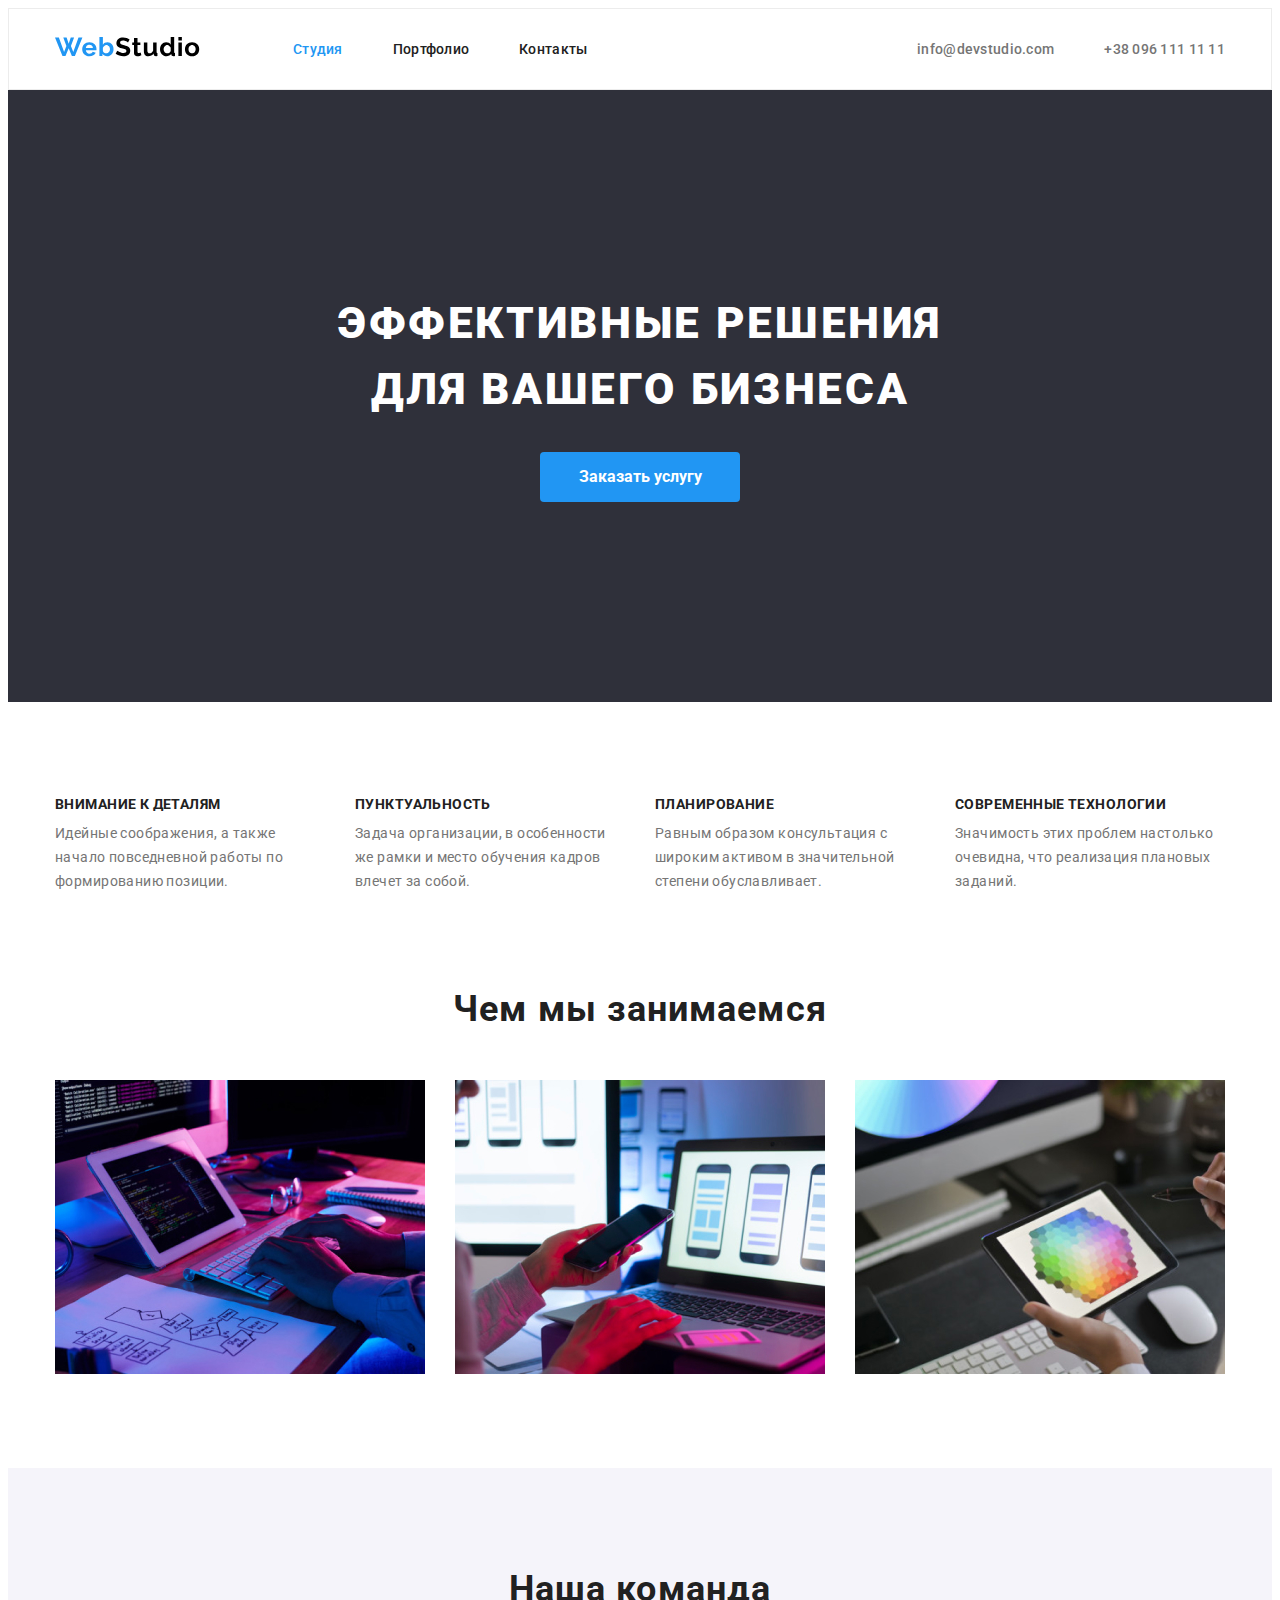
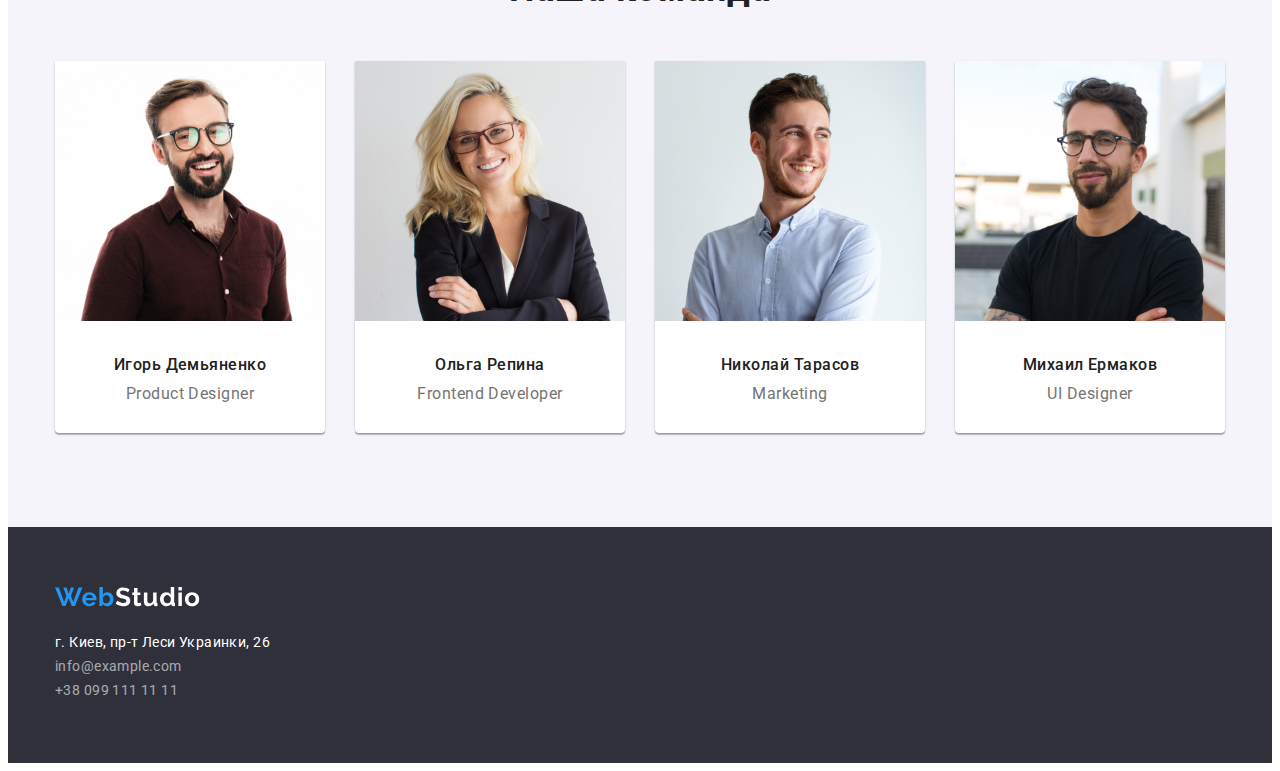
<file: index.html>
<!DOCTYPE html>
<html lang="ru">
  <head>
    <meta charset="UTF-8" />
    <meta name="viewport" content="width=device-width, initial-scale=1.0" />
    <title>Веб-Студия</title>
    <link
      rel="stylesheet"
      href="https://cdnjs.cloudflare.com/ajax/libs/modern-normalize/1.0.0/modern-normalize.min.css"
      integrity="sha512-ISS7cAi1PEhQ8jnbJpJZMd29NlhNj4AWYyLOSp2CE/CsHxTCu+r+t0D2yoJudVrd0/8fTVPUVDzY5Tvli75u/g=="
      crossorigin="anonymous"
    />
    <link rel="preconnect" href="https://fonts.gstatic.com" />
    <link
      href="https://fonts.googleapis.com/css2?family=Roboto:wght@400;500;700;900&display=swap"
      rel="stylesheet"
    />
    <link rel="stylesheet" href="./css/style.css" />
  </head>

  <body>
    <!-- Шапка сайта -->
    <header class="header">
      <div class="container-menu">
        <nav class="menu">
          <a href="#" aria-label="логотип">
            <img src="./images/logo.svg" alt="web-studio Логотип" />
          </a>
          <ul class="menu-list">
            <li class="menu-list-item">
              <a class="menu-link-studio" href="./index.html">Студия</a>
            </li>
            <li class="menu-list-item">
              <a class="menu-link" href="./portfolio.html">Портфолио</a>
            </li>
            <li class="menu-list-item">
              <a class="menu-link" href="#">Контакты</a>
            </li>
          </ul>
          <address class="address-list">
            <a class="address-link" href="mailto:info@devstudio.com"
              >info@devstudio.com</a
            >
            <a class="address-link" href="tel:+380961111111"
              >+38 096 111 11 11</a
            >
          </address>
        </nav>
      </div>
    </header>
    <!-- /Шапка сайта -->
    <main>
      <!-- TOP -->
      <section class="top">
        <div class="container-top">
          <h1 class="top-title">Эффективные решения для вашего бизнеса</h1>
          <div class="order-button">
            <a class="order" href="#">Заказать услугу</a>
          </div>
        </div>
      </section>
      <!-- /TOP -->
      <!-- О нас -->
      <section class="feature">
        <div class="container-feature">
          <ul class="feature-list">
            <li class="feature-list-item">
              <h3 class="feature-title">Внимание к деталям</h3>
              <p class="feature-text">
                Идейные соображения, а также начало повседневной работы по
                формированию позиции.
              </p>
            </li>
            <li class="feature-list-item">
              <h3 class="feature-title">Пунктуальность</h3>
              <p class="feature-text">
                Задача организации, в особенности же рамки и место обучения
                кадров влечет за собой.
              </p>
            </li>
            <li class="feature-list-item">
              <h3 class="feature-title">Планирование</h3>
              <p class="feature-text">
                Равным образом консультация с широким активом в значительной
                степени обуславливает.
              </p>
            </li>
            <li class="feature-list-item">
              <h3 class="feature-title">Современные технологии</h3>
              <p class="feature-text">
                Значимость этих проблем настолько очевидна, что реализация
                плановых заданий.
              </p>
            </li>
          </ul>
        </div>
      </section>
      <!-- /О нас -->
      <!-- Наши спецификации -->
      <section class="orientation">
        <div class="container-orientation">
          <h2 class="orientation-title">Чем мы занимаемся</h2>
          <ul class="orientation-list">
            <li class="orientation-list-item">
              <img
                src="./images/specific1.jpg"
                width="370"
                height="294"
                alt="Верстка сайтов"
              />
            </li>
            <li class="orientation-list-item">
              <img
                src="./images/specific2.jpg"
                width="370"
                height="294"
                alt="Мобильные приложения"
              />
            </li>
            <li class="orientation-list-item">
              <img
                src="./images/specific3.jpg"
                width="370"
                height="294"
                alt="Дизайн"
              />
            </li>
          </ul>
        </div>
      </section>
      <!-- Наши спецификаци -->
      <!-- Наша команда -->
      <section class="team">
        <div class="container-team">
          <h2 class="team-title">Наша команда</h2>
          <ul class="team-list">
            <li class="team-item">
              <img
                class="team-images"
                src="./images/igor.jpg"
                width="270"
                height="260"
                alt="Игорь Демьяненко-Product Designer"
              />
              <h3 class="person-title">Игорь Демьяненко</h3>
              <p class="person-text">Product Designer</p>
            </li>
            <li class="team-item">
              <img
                class="team-images"
                src="./images/olga.jpg"
                width="270"
                height="260"
                alt="Ольга Репина-Frontend Developer"
              />
              <h3 class="person-title">Ольга Репина</h3>
              <p class="person-text">Frontend Developer</p>
            </li>
            <li class="team-item">
              <img
                class="team-images"
                src="./images/nikolay.jpg"
                width="270"
                height="260"
                alt="Николай Тарасов-Marketing"
              />
              <h3 class="person-title">Николай Тарасов</h3>
              <p class="person-text">Marketing</p>
            </li>
            <li class="team-item">
              <img
                class="team-images"
                src="./images/mikhail.jpg"
                width="270"
                height="260"
                alt="Михаил Ермаков-UI Designer"
              />
              <h3 class="person-title">Михаил Ермаков</h3>
              <p class="person-text">UI Designer</p>
            </li>
          </ul>
        </div>
      </section>
    </main>
    <!-- /Наша команда -->
    <!-- Контакты -->
    <footer class="footer">
      <div class="container-footer">
        <img class="footer-logo" src="./images/logo-footer.svg" alt="Логотип" />
        <ul class="footer-list">
          <li>
            <address>
              <a class="address-location" href="#"
                >г. Киев, пр-т Леси Украинки, 26</a
              >
            </address>
          </li>
          <li>
            <address>
              <a class="address-contacts" href="mailto:info@example.com"
                >info@example.com</a
              >
            </address>
          </li>
          <li>
            <address>
              <a class="address-contacts" href="tel:+380991111111"
                >+38 099 111 11 11</a
              >
            </address>
          </li>
        </ul>
      </div>
      <!-- /Контакты -->
    </footer>
  </body>
</html>
</file>
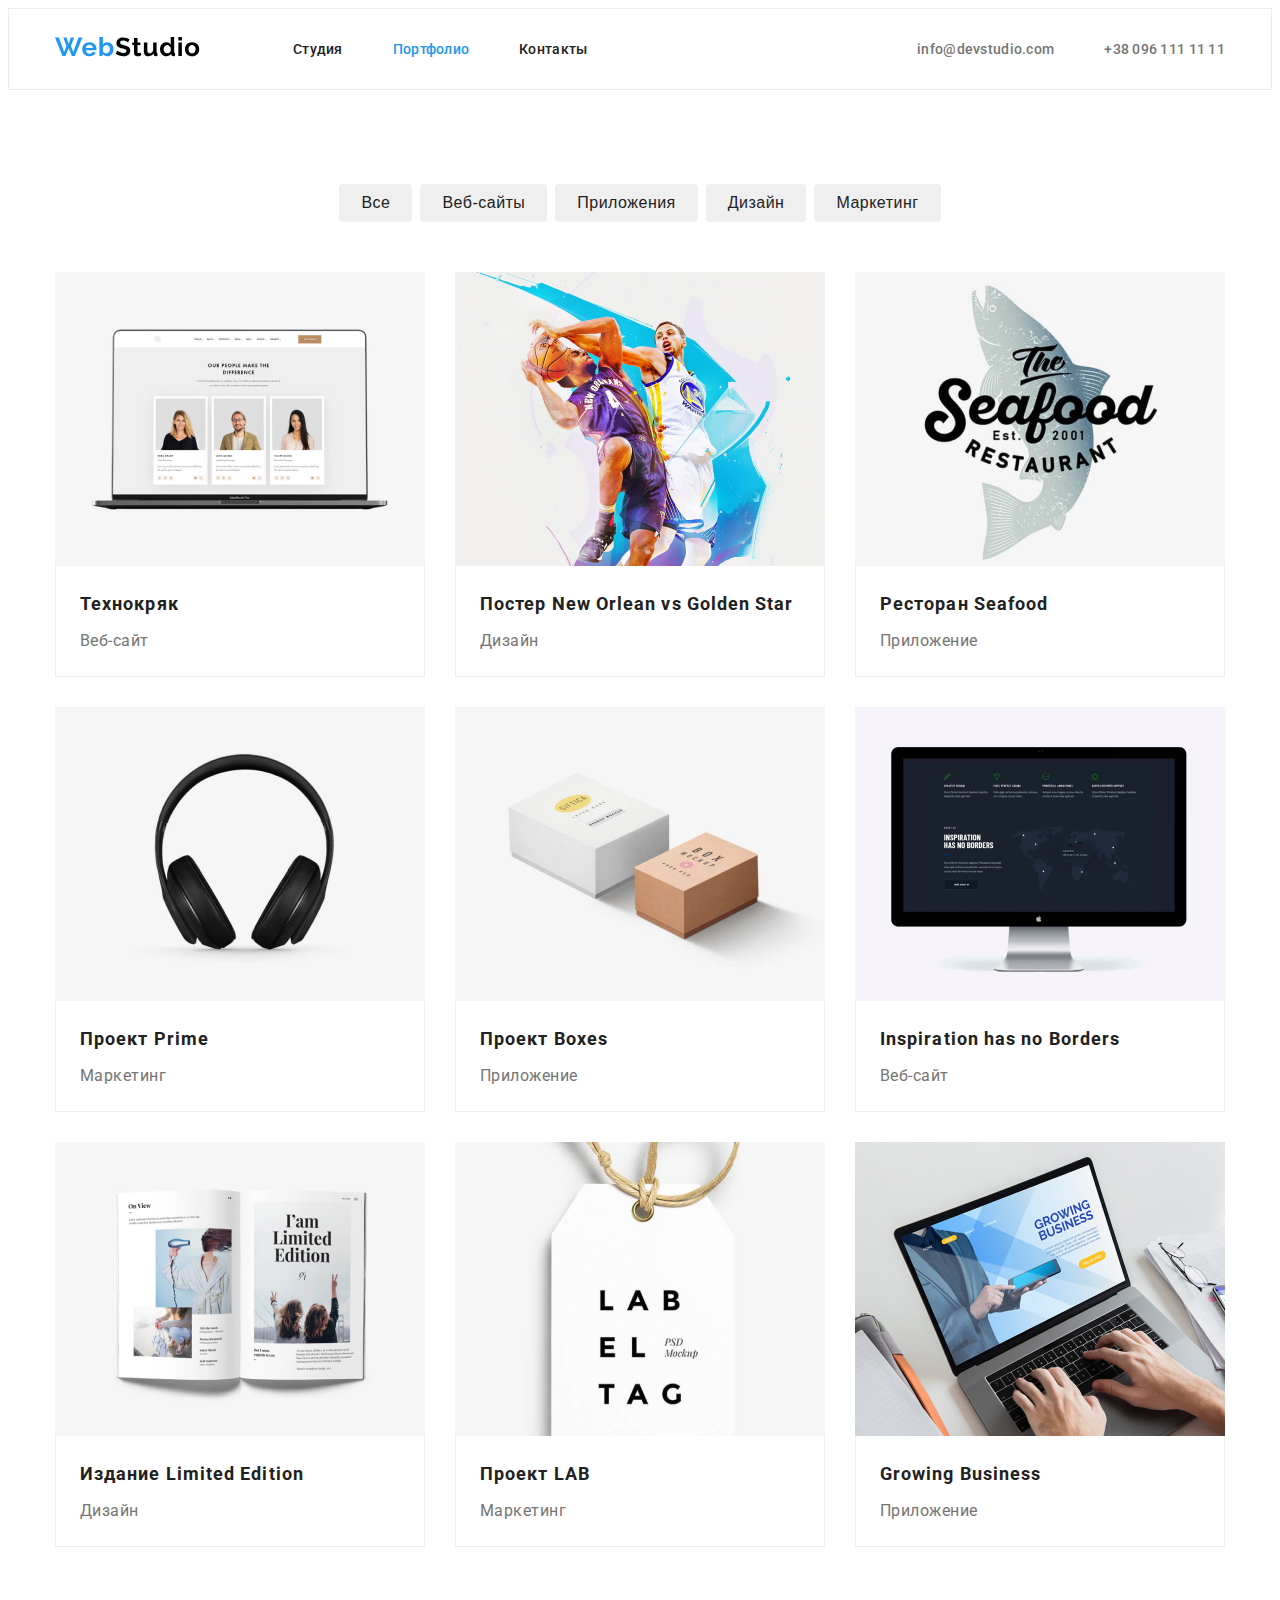
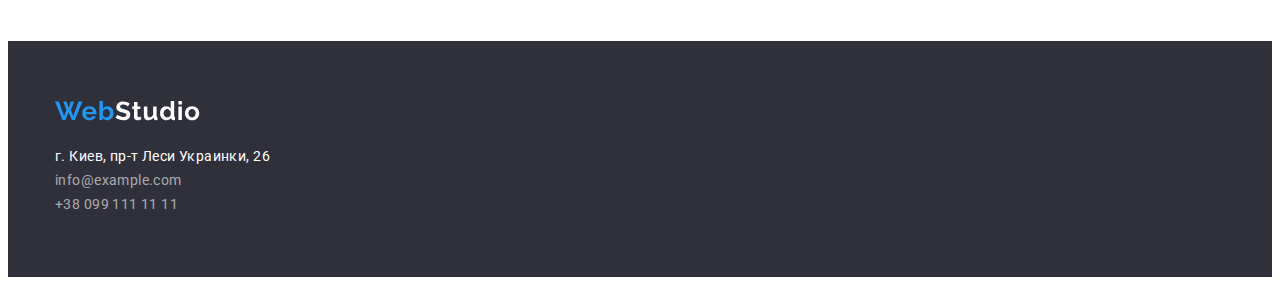
<file: portfolio.html>
<!DOCTYPE html>
<html lang="ru">
  <head>
    <meta charset="UTF-8" />
    <meta name="viewport" content="width=device-width, initial-scale=1.0" />
    <title>Портфолио</title>
    <link
      rel="stylesheet"
      href="https://cdnjs.cloudflare.com/ajax/libs/modern-normalize/1.0.0/modern-normalize.min.css"
      integrity="sha512-ISS7cAi1PEhQ8jnbJpJZMd29NlhNj4AWYyLOSp2CE/CsHxTCu+r+t0D2yoJudVrd0/8fTVPUVDzY5Tvli75u/g=="
      crossorigin="anonymous"
    />
    <link rel="preconnect" href="https://fonts.gstatic.com" />
    <link
      href="https://fonts.googleapis.com/css2?family=Roboto:wght@400;500;700;900&display=swap"
      rel="stylesheet"
    />
    <link rel="stylesheet" href="./css/style.css" />
  </head>

  <body>
    <!-- Шапка сайта -->
    <header class="header">
      <div class="container-menu">
        <nav class="menu">
          <a href="#" aria-label="логотип">
            <img src="./images/logo.svg" alt="web-studio Логотип" />
          </a>
          <ul class="menu-list">
            <li class="menu-list-item">
              <a class="menu-link" href="./index.html">Студия</a>
            </li>
            <li class="menu-list-item">
              <a class="menu-link-portfolio" href="./portfolio.html"
                >Портфолио</a
              >
            </li>
            <li class="menu-list-item">
              <a class="menu-link" href="#">Контакты</a>
            </li>
          </ul>
          <address class="address-list">
            <a class="address-link" href="mailto:info@devstudio.com"
              >info@devstudio.com</a
            >
            <a class="address-link" href="tel:+380961111111"
              >+38 096 111 11 11</a
            >
          </address>
        </nav>
      </div>
    </header>
    <!-- /Шапка сайта -->
    <main>
      <!-- Фильтр     -->
      <section class="filter">
        <div class="container-filter">
          <ul class="filter-list">
            <li class="filter-item">
              <button class="filter-button" type="button">Все</button>
            </li>
            <li class="filter-item">
              <button class="filter-button" type="button">Веб-сайты</button>
            </li>
            <li class="filter-item">
              <button class="filter-button" type="button">Приложения</button>
            </li>
            <li class="filter-item">
              <button class="filter-button" type="button">Дизайн</button>
            </li>
            <li class="filter-item">
              <button class="filter-button" type="button">Маркетинг</button>
            </li>
          </ul>
        </div>
      </section>
      <!-- /Фильтр     -->
      <!-- Портфолио -->
      <section class="portfolio">
        <div class="container-portfolio">
          <ul class="portfolio-list">
            <li class="flex-elements">
              <img
                class="portfolio-img"
                src="./images/portfolio1.jpg"
                width="370"
                height="294"
                alt="Ноутбук с открытым веб-сайтом"
              />
              <h3 class="portfolio-title">Технокряк</h3>
              <p class="portfolio-text">Веб-сайт</p>
            </li>
            <li class="flex-elements">
              <img
                class="portfolio-img"
                src="./images/portfolio2.jpg"
                width="370"
                height="294"
                alt="Постер New Orlean vs Golden Star"
              />
              <h3 class="portfolio-title">Постер New Orlean vs Golden Star</h3>
              <p class="portfolio-text">Дизайн</p>
            </li>
            <li class="flex-elements">
              <img
                class="portfolio-img"
                src="./images/portfolio3.jpg"
                width="370"
                height="294"
                alt="Логотип ресторана seafood"
              />
              <h3 class="portfolio-title">Ресторан Seafood</h3>
              <p class="portfolio-text">Приложение</p>
            </li>
            <li class="flex-elements">
              <img
                class="portfolio-img"
                src="./images/portfolio4.jpg"
                width="370"
                height="294"
                alt="Наушники"
              />
              <h3 class="portfolio-title">Проект Prime</h3>
              <p class="portfolio-text">Маркетинг</p>
            </li>
            <li class="flex-elements">
              <img
                class="portfolio-img"
                src="./images/portfolio5.jpg"
                width="370"
                height="294"
                alt="2 коробки"
              />
              <h3 class="portfolio-title">Проект Boxes</h3>
              <p class="portfolio-text">Приложение</p>
            </li>
            <li class="flex-elements">
              <img
                class="portfolio-img"
                src="./images/portfolio6.jpg"
                width="370"
                height="294"
                alt="Mac с открытым веб-сайтом"
              />
              <h3 class="portfolio-title">Inspiration has no Borders</h3>
              <p class="portfolio-text">Веб-сайт</p>
            </li>
            <li class="flex-elements">
              <img
                class="portfolio-img"
                src="./images/portfolio7.jpg"
                width="370"
                height="294"
                alt="Книга"
              />
              <h3 class="portfolio-title">Издание Limited Edition</h3>
              <p class="portfolio-text">Дизайн</p>
            </li>
            <li class="flex-elements">
              <img
                class="portfolio-img"
                src="./images/portfolio8.jpg"
                width="370"
                height="294"
                alt="Бирка"
              />
              <h3 class="portfolio-title">Проект LAB</h3>
              <p class="portfolio-text">Маркетинг</p>
            </li>
            <li class="flex-elements">
              <img
                class="portfolio-img"
                src="./images/portfolio9.jpg"
                width="370"
                height="294"
                alt="Ноутбук с открытым приложением"
              />
              <h3 class="portfolio-title">Growing Business</h3>
              <p class="portfolio-text">Приложение</p>
            </li>
          </ul>
        </div>
      </section>
    </main>
    <!-- /Портфолио -->
    <!-- Контакты -->
    <footer class="footer">
      <div class="container-footer">
        <img class="footer-logo" src="./images/logo-footer.svg" alt="Логотип" />
        <ul class="footer-list">
          <li>
            <address>
              <a class="address-location" href="#"
                >г. Киев, пр-т Леси Украинки, 26</a
              >
            </address>
          </li>
          <li>
            <address>
              <a class="address-contacts" href="mailto:info@example.com"
                >info@example.com</a
              >
            </address>
          </li>
          <li>
            <address>
              <a class="address-contacts" href="tel:+380991111111"
                >+38 099 111 11 11</a
              >
            </address>
          </li>
        </ul>
      </div>
      <!-- /Контакты -->
    </footer>
  </body>
</html>
</file>
<file: css/style.css>
/* Основной цвет текста color: #212121; */
/* Вторичный цвет текста color: #757575; */
/* Акцент #2196F3; */
/* Белый #FFFFFF; */
/* Цвет адрес футер rgba(255, 255, 255, 0.6); */

:root {
  --primary-text-color: #212121;
  --secondary-text-color: #757575;
  --accent-color: #2196f3;
  --white-text-color: #ffffff;
  --footer-address-text-color: rgba(255, 255, 255, 0.6);
  --background-top-footer: #2f303a;
  --primary-background-color: #ffffff;
  --secondary-background-color: #f5f4fa;
  --header-border-color: #ececec;
  --border-color: #eeeeee;
  --shadow: 0px 1px 3px rgba(0, 0, 0, 0.12), 0px 1px 1px rgba(0, 0, 0, 0.14),
    0px 2px 1px rgba(0, 0, 0, 0.2);
}

html {
  box-sizing: border-box;
}

*,
*::before,
*::after {
  box-sizing: inherit;
}

body {
  font-family: 'Roboto', sans-serif;
  font-style: normal;
}

/* Шапка сайта */

.header {
  background-color: var(--primary-background-color);
  border: 1px solid var(--header-border-color);
}

.menu {
  display: flex;
  align-items: center;
  height: 80px;
}

.container-menu {
  width: 1200px;
  padding-left: 15px;
  padding-right: 15px;
  margin-left: auto;
  margin-right: auto;
}

.menu-list {
  margin-left: 93px;

  display: flex;
  padding-right: 0;
  padding-left: 0;
  margin-top: 0;
  margin-bottom: 0;

  list-style: none;
}

.menu-list-item:not(:last-child) {
  margin-right: 50px;
}

.menu-link,
.menu-link:visited {
  display: block;
  padding-bottom: 32px;
  padding-top: 32px;

  color: var(--primary-text-color);
  font-weight: 500;
  font-size: 14px;
  line-height: 1.142;
  letter-spacing: 0.02em;
  text-decoration: none;
}

.menu-link:hover,
.menu-link:active,
.menu-link:focus {
  color: var(--accent-color);
}

.menu-link-studio {
  display: block;
  padding-bottom: 32px;
  padding-top: 32px;

  color: var(--accent-color);
  font-weight: 500;
  font-size: 14px;
  line-height: 1.142;
  letter-spacing: 0.02em;
  text-decoration: none;
}

.menu-link-portfolio {
  display: block;
  padding-bottom: 32px;
  padding-top: 32px;

  color: var(--accent-color);
  font-weight: 500;
  font-size: 14px;
  line-height: 1.142;
  letter-spacing: 0.02em;
  text-decoration: none;
}

.address-list {
  margin-left: auto;
  list-style: none;
  display: flex;
}

.address-link:not(:last-child) {
  margin-right: 50px;
}

.address-link {
  color: var(--secondary-text-color);
  font-style: normal;
  font-weight: 500;
  font-size: 14px;
  line-height: 1.142;
  letter-spacing: 0.02em;
  text-decoration: none;
}

.address-link:hover,
.address-link:active,
.address-link:focus {
  color: var(--accent-color);
}

/* Шапка сайта */

/* TOP */

.container-top {
  width: 1200px;
  padding-left: 15px;
  padding-right: 15px;
  margin-left: auto;
  margin-right: auto;
}

.top {
  text-align: center;
  background-color: var(--background-top-footer);
}

.top-title {
  padding-top: 200px;
  padding-left: 236px;
  padding-right: 236px;
  margin-top: 0;
  margin-bottom: 30px;

  color: var(--white-text-color);
  font-weight: 900;
  font-size: 44px;
  line-height: 1.5;
  text-align: center;
  letter-spacing: 0.06em;
  text-transform: uppercase;
}

.order-button {
  padding-bottom: 200px;
}

.order,
.order:visited {
  display: inline-block;
  text-align: center;
  min-width: 200px;
  height: 50px;

  background-color: var(--accent-color);
  color: var(--white-text-color);
  font-weight: bold;
  font-size: 16px;
  line-height: 1.875;
  text-decoration: none;
  border-radius: 4px;
  padding: 10px 32px;
}

/* TOP */

/* О нас */

.feature {
  background-color: var(--primary-background-color);
}

.container-feature {
  width: 1200px;
  padding-left: 15px;
  padding-right: 15px;
  margin-left: auto;
  margin-right: auto;
}

.feature-title {
  margin-top: 0;
  margin-bottom: 10px;

  color: var(--primary-text-color);
  font-weight: bold;
  font-size: 14px;
  line-height: 1.142;
  letter-spacing: 0.03em;
  text-transform: uppercase;
}

.feature-list {
  padding-right: 0;
  padding-left: 0;
  padding-top: 94px;
  padding-bottom: 94px;
  margin-top: 0;
  margin-bottom: 0;

  list-style: none;
  display: flex;
}

.feature-list-item {
  max-width: 270px;
}

.feature-text {
  margin-top: 0;
  margin-bottom: 0;

  color: var(--secondary-text-color);
  font-weight: normal;
  font-size: 14px;
  line-height: 1.714;
  letter-spacing: 0.03em;
}

.feature-list-item:not(:last-child) {
  margin-right: 30px;
}

/* О нас */

/* Наши спецификации */

.orientation {
  padding-bottom: 94px;
  text-align: center;
  background-color: var(--primary-background-color);
}

.container-orientation {
  width: 1200px;
  padding-left: 15px;
  padding-right: 15px;
  margin-left: auto;
  margin-right: auto;
}

.orientation-title {
  margin-top: 0;
  margin-bottom: 50px;
  color: var(--primary-text-color);
  font-weight: bold;
  font-size: 36px;
  line-height: 42px;
  text-align: center;
  letter-spacing: 0.03em;
}

.orientation-list {
  margin-top: 0;
  margin-bottom: 0;
  padding-left: 0;
  padding-right: 0;
  max-height: 294px;
  list-style: none;
  display: flex;
}

.orientation-list-item:not(:last-child) {
  margin-right: 30px;
}

/* Наши спецификации */

/* Наша комманда */

.container-team {
  width: 1200px;
  padding-left: 15px;
  padding-right: 15px;
  margin-left: auto;
  margin-right: auto;
}

.team {
  padding-bottom: 94px;

  background-color: var(--secondary-background-color);
  text-align: center;
}

.team-images {
  margin-bottom: 30px;
}

.team-title {
  margin-top: 0;
  margin-bottom: 0;
  padding-top: 101px;
  padding-bottom: 50px;

  color: var(--primary-text-color);
  font-weight: bold;
  font-size: 36px;
  line-height: 1.166;
  text-align: center;
  letter-spacing: 0.03em;
}

.team-list {
  margin-top: 0;
  margin-bottom: 0;
  padding-left: 0;
  padding-right: 0;
  list-style: none;
  display: flex;
  align-items: center;
}

.team-item {
  background-color: var(--primary-background-color);
  border-radius: 0px 0px 4px 4px;
  box-shadow: var(--shadow);
}

.team-item:not(:last-child) {
  margin-right: 30px;
}

.person-title {
  margin-top: 0;
  margin-bottom: 10px;

  color: var(--primary-text-color);
  font-weight: 500;
  font-size: 16px;
  line-height: 1.187;
  text-align: center;
  letter-spacing: 0.03em;
}

.person-text {
  margin-top: 0;
  padding-bottom: 30px;

  color: var(--secondary-text-color);
  font-weight: normal;
  font-size: 16px;
  line-height: 1.187;
  text-align: center;
  letter-spacing: 0.03em;
}

.person-text:last-child {
  margin-bottom: 0;
}

/* Наша комманда */

/* Контакты */

.footer {
  background-color: var(--background-top-footer);
}

.container-footer {
  width: 1200px;
  padding-left: 15px;
  padding-right: 15px;
  margin-left: auto;
  margin-right: auto;
}

.footer-logo {
  padding-top: 60px;
  margin-bottom: 20px;
}

.footer-list {
  margin-top: 0;
  margin-bottom: 0;
  padding-left: 0;
  padding-bottom: 60px;
  list-style: none;
}

.address-location,
.address-location:visited {
  color: var(--white-text-color);
  font-style: normal;
  font-weight: normal;
  font-size: 14px;
  line-height: 1.714;
  letter-spacing: 0.03em;
  text-decoration: none;
}

.address-contacts,
.address-contacts:visited {
  color: var(--footer-address-text-color);
  font-style: normal;
  font-weight: normal;
  font-size: 14px;
  line-height: 1.714;
  letter-spacing: 0.03em;
  text-decoration: none;
}

/* Контакты */

/* PORTFOLIO.HTML */
/* Фильтр */

.filter {
  padding-top: 94px;
}

.container-filter {
  width: 1200px;
  padding-left: 15px;
  padding-right: 15px;
  margin-left: auto;
  margin-right: auto;
}

.filter-list {
  padding-left: 0;
  margin-bottom: 50px;
  margin-top: 0;
  list-style: none;
  display: flex;
  justify-content: center;
}

.filter-button,
.filter-button:visited {
  padding: 6px 22px;
  border-radius: 4px;
  border: 0 solid transparent;

  color: var(--primary-text-color);
  font-weight: 500;
  font-size: 16px;
  line-height: 1.625;
  text-align: center;
  letter-spacing: 0.03em;
}

.filter-button:hover,
.filter-button:active,
.filter-button:focus {
  color: var(--white-text-color);
  background-color: var(--accent-color);
  outline: none;
  border: 0 solid transparent;
  font-weight: 500;
  font-size: 16px;
  line-height: 1.625;
  text-align: center;
  letter-spacing: 0.03em;
}

.filter-item:not(:last-child) {
  margin-right: 8px;
}

/* Portfolio */

.portfolio {
  background-color: var(--primary-background-color);
  text-align: center;
}

.container-portfolio {
  width: 1200px;
  padding-left: 15px;
  padding-right: 15px;
  margin-left: auto;
  margin-right: auto;
  margin-top: 0;
  margin-bottom: 94px;
}

.portfolio-list {
  padding-left: 0;
  list-style: none;
  margin-bottom: 0;
  margin-top: 0;
  display: flex;
  flex-wrap: wrap;
}

.flex-elements {
  width: 370px;
  margin-right: 30px;
  margin-bottom: 30px;
}

.flex-elements:nth-child(3n) {
  margin-right: 0;
}

.flex-elements:nth-child(n + 7) {
  margin-bottom: 0;
}

.portfolio-img {
  max-width: 100%;
  border: none;
  vertical-align: bottom;
}

.portfolio-title {
  color: var(--primary-text-color);
  margin-top: 0;
  margin-bottom: 0;
  padding-top: 20px;
  padding-left: 24px;

  border-right: 1px solid var(--border-color);
  border-left: 1px solid var(--border-color);
  text-align: left;
  font-weight: bold;
  font-size: 18px;
  line-height: 2;
  letter-spacing: 0.06em;
}

.portfolio-text {
  margin-top: 0;
  margin-bottom: 0;
  padding-bottom: 20px;
  padding-left: 24px;
  padding-top: 4px;

  border-right: 1px solid var(--border-color);
  border-left: 1px solid var(--border-color);
  border-bottom: 1px solid var(--border-color);
  text-align: left;
  color: var(--secondary-text-color);
  font-weight: normal;
  font-size: 16px;
  line-height: 1.875;
  letter-spacing: 0.03em;
}

/* Portfolio */
</file>
